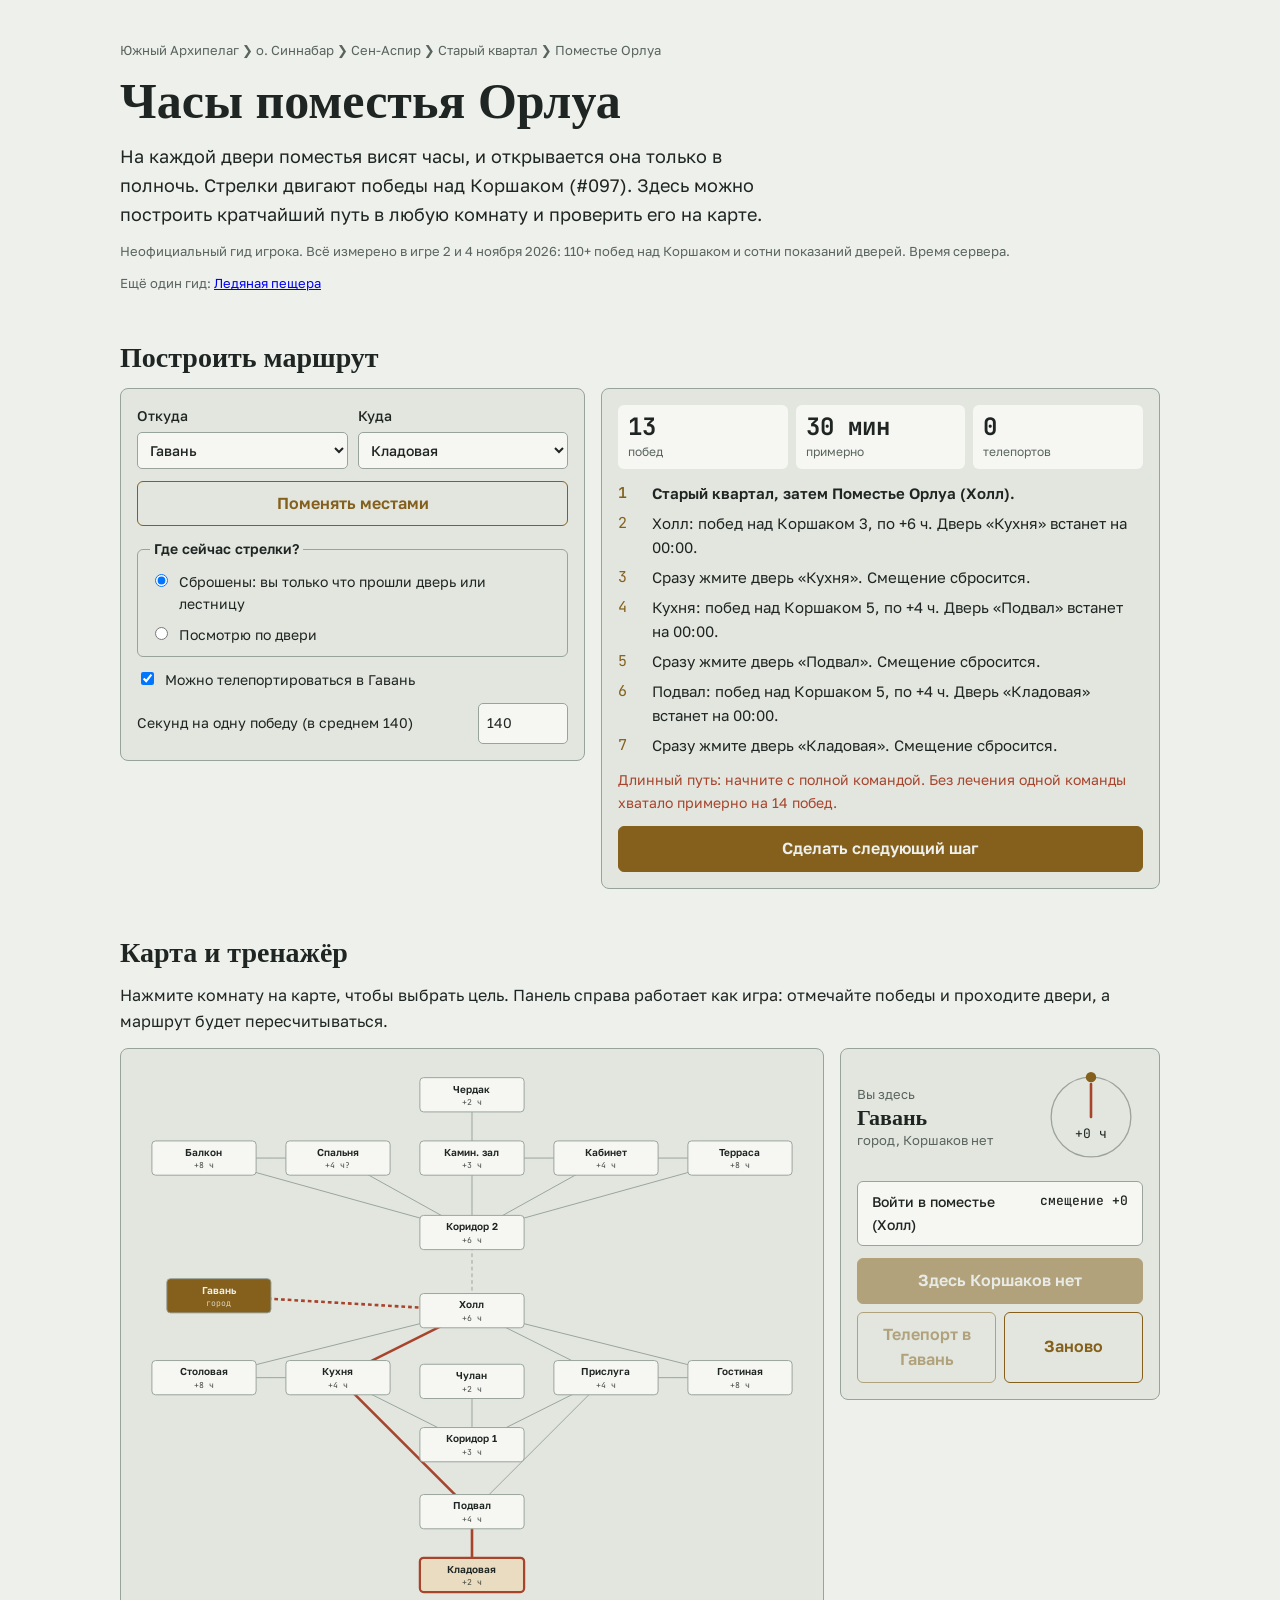
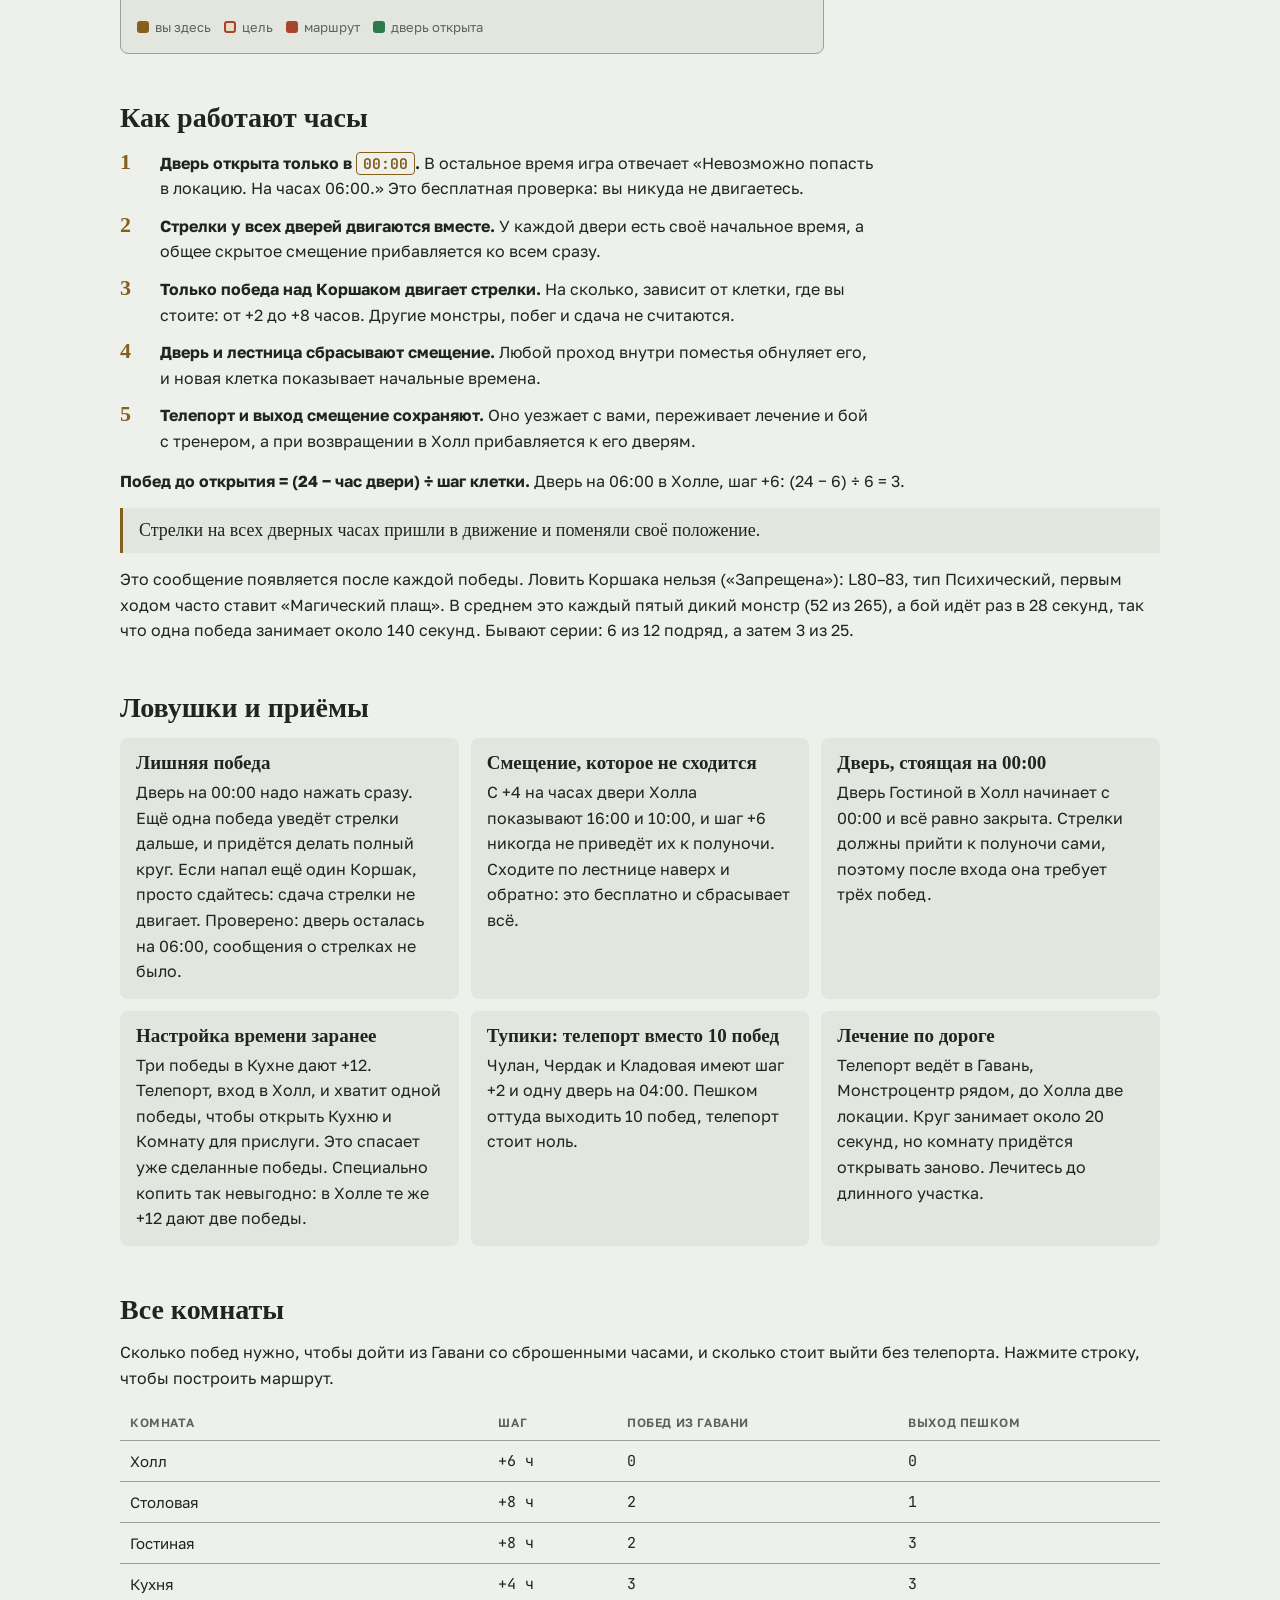
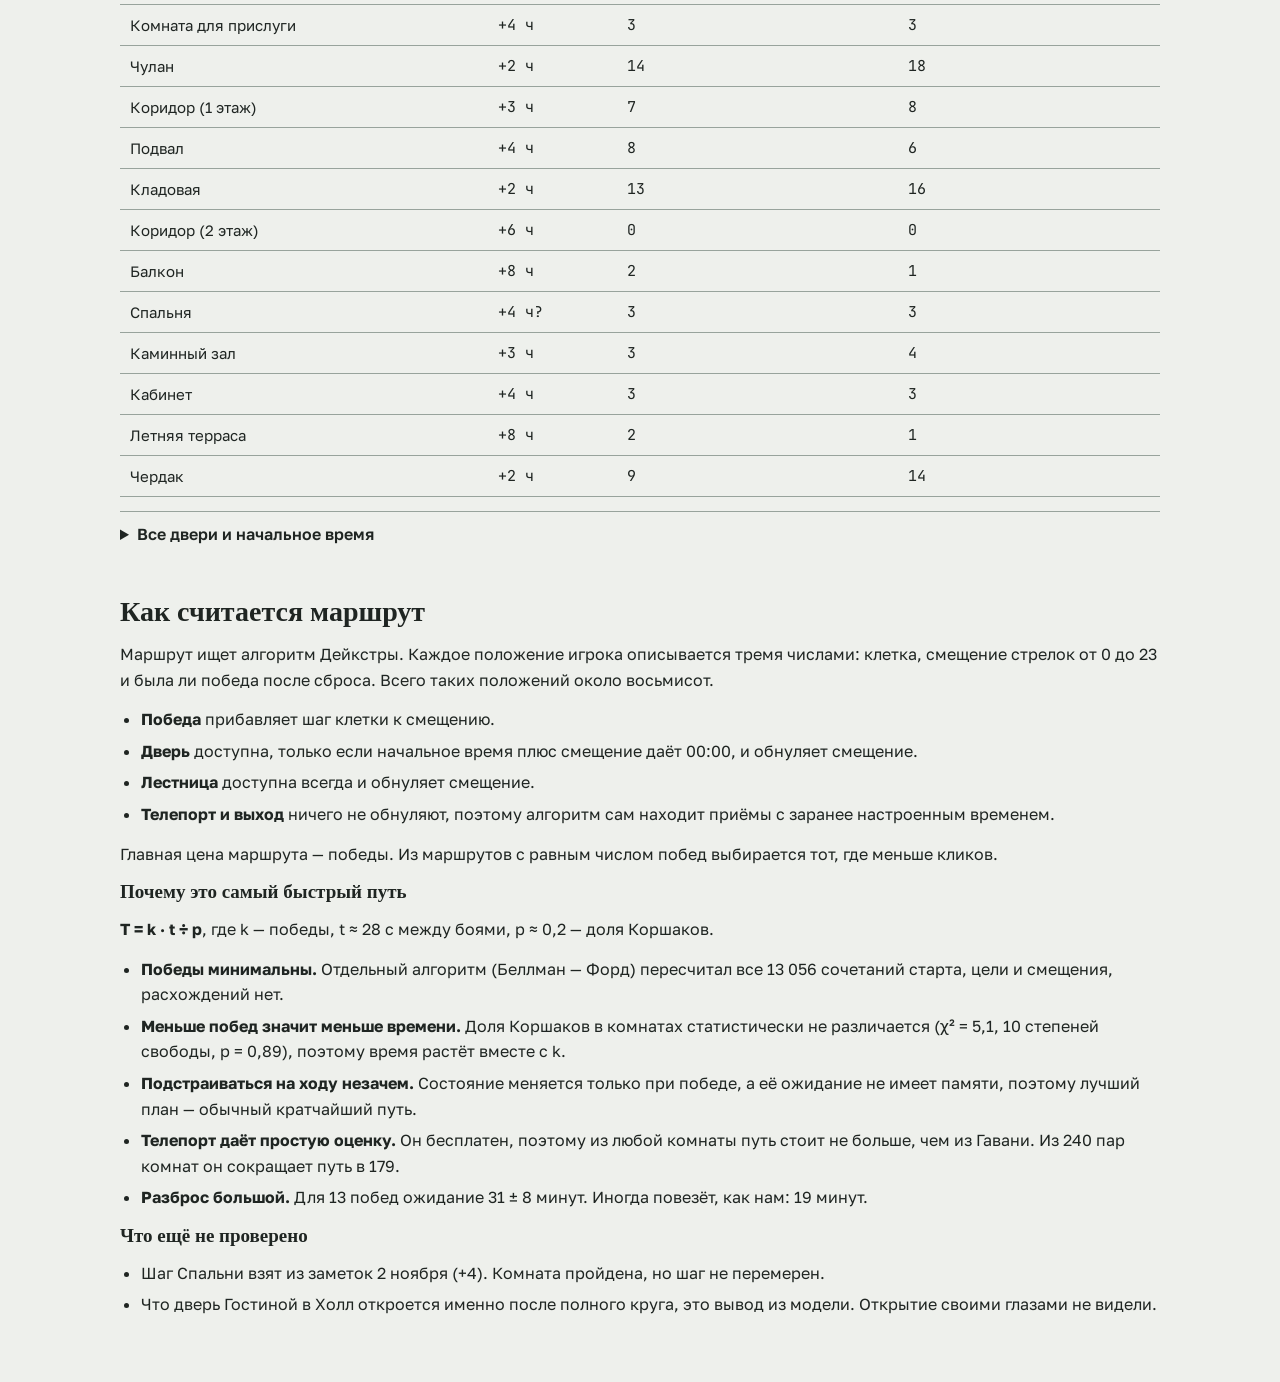
<file: index.html>
<!doctype html>
<html lang="ru">
<head>
<meta charset="utf-8">
<meta name="viewport" content="width=device-width,initial-scale=1">
<title>Часы поместья Орлуа — интерактивный гид</title>
<meta name="description" content="Как работают дверные часы поместья Орлуа в Лиге-17: планировщик кратчайшего пути, карта и тренажёр.">
<link rel="preconnect" href="https://fonts.googleapis.com">
<link rel="preconnect" href="https://fonts.gstatic.com" crossorigin>
<link rel="stylesheet" href="https://fonts.googleapis.com/css2?family=Old+Standard+TT:wght@400;700&family=Golos+Text:wght@400;500;600&family=JetBrains+Mono:wght@500&display=swap">
<link rel="stylesheet" href="style.css">
</head>
<body>
<main>
  <header class="head">
    <div class="crumb">Южный Архипелаг ❯ о. Синнабар ❯ Сен-Аспир ❯ Старый квартал ❯ Поместье Орлуа</div>
    <h1>Часы поместья Орлуа</h1>
    <p class="lede">На каждой двери поместья висят часы, и открывается она только в полночь. Стрелки двигают победы над Коршаком (#097). Здесь можно построить кратчайший путь в любую комнату и проверить его на карте.</p>
    <p class="meta">Неофициальный гид игрока. Всё измерено в игре 2 и 4 ноября 2026: 110+ побед над Коршаком и сотни показаний дверей. Время сервера.</p>
    <p class="meta">Ещё один гид: <a href="ice-cave.html">Ледяная пещера</a></p>
  </header>

  <section id="plan">
    <h2>Построить маршрут</h2>
    <div class="planner">
      <form id="form" class="panel" autocomplete="off">
        <div class="row two">
          <label>Откуда<select id="from"></select></label>
          <label>Куда<select id="to"></select></label>
        </div>
        <button type="button" id="swap" class="ghost">Поменять местами</button>

        <fieldset>
          <legend>Где сейчас стрелки?</legend>
          <label class="check"><input type="radio" name="clock" value="zero" checked> Сброшены: вы только что прошли дверь или лестницу</label>
          <label class="check"><input type="radio" name="clock" value="door"> Посмотрю по двери</label>
          <div id="helper" class="helper" hidden>
            <p>Нажмите в игре любую закрытую дверь. Игра ответит «На часах 16:00» и никуда вас не переместит. Укажите эту дверь и время:</p>
            <div class="row two">
              <label>Дверь<select id="hDoor"></select></label>
              <label>На часах<select id="hHour"></select></label>
            </div>
            <p id="hOut" class="note"></p>
          </div>
        </fieldset>

        <label class="check"><input type="checkbox" id="tp" checked> Можно телепортироваться в Гавань</label>
        <label class="inline">Секунд на одну победу (в среднем 140)
          <input type="number" id="sec" min="10" max="600" step="5" value="140"></label>
      </form>

      <div class="panel result" aria-live="polite">
        <div class="totals">
          <div><b id="tKills">0</b><span>побед</span></div>
          <div><b id="tTime">0</b><span>примерно</span></div>
          <div><b id="tTp">0</b><span>телепортов</span></div>
        </div>
        <ol id="steps" class="steps"></ol>
        <p id="warn" class="warn" hidden></p>
        <button type="button" id="next" class="primary">Сделать следующий шаг</button>
      </div>
    </div>
  </section>

  <section id="map">
    <h2>Карта и тренажёр</h2>
    <p>Нажмите комнату на карте, чтобы выбрать цель. Панель справа работает как игра: отмечайте победы и проходите двери, а маршрут будет пересчитываться.</p>
    <div class="board">
      <figure class="panel mapbox">
        <div class="scroll"><svg id="svg" viewBox="0 0 900 730" role="img" aria-label="Карта поместья: комнаты, двери и текущий маршрут"></svg></div>
        <figcaption><span class="key k-here"></span> вы здесь <span class="key k-goal"></span> цель <span class="key k-route"></span> маршрут <span class="key k-open"></span> дверь открыта</figcaption>
      </figure>
      <div class="panel sim">
        <div class="here"><div><span class="lab">Вы здесь</span><b id="sName"></b><span id="sStep" class="sub"></span></div><svg id="dial" viewBox="0 0 120 120" role="img" aria-label="Смещение стрелок"></svg></div>
        <ul id="doors" class="doors"></ul>
        <div class="acts">
          <button type="button" id="kill" class="primary">Коршак повержен</button>
          <button type="button" id="tele" class="ghost">Телепорт в Гавань</button>
          <button type="button" id="reset" class="ghost">Заново</button>
        </div>
      </div>
    </div>
  </section>

  <section id="rules">
    <h2>Как работают часы</h2>
    <ol class="rules">
      <li><span><strong>Дверь открыта только в <span class="clock open">00:00</span>.</strong> В остальное время игра отвечает «Невозможно попасть в локацию. На часах 06:00.» Это бесплатная проверка: вы никуда не двигаетесь.</span></li>
      <li><span><strong>Стрелки у всех дверей двигаются вместе.</strong> У каждой двери есть своё начальное время, а общее скрытое смещение прибавляется ко всем сразу.</span></li>
      <li><span><strong>Только победа над Коршаком двигает стрелки.</strong> На сколько, зависит от клетки, где вы стоите: от +2 до +8 часов. Другие монстры, побег и сдача не считаются.</span></li>
      <li><span><strong>Дверь и лестница сбрасывают смещение.</strong> Любой проход внутри поместья обнуляет его, и новая клетка показывает начальные времена.</span></li>
      <li><span><strong>Телепорт и выход смещение сохраняют.</strong> Оно уезжает с вами, переживает лечение и бой с тренером, а при возвращении в Холл прибавляется к его дверям.</span></li>
    </ol>
    <p class="formula"><b>Побед до открытия = (24 − час двери) ÷ шаг клетки.</b> Дверь на 06:00 в Холле, шаг +6: (24 − 6) ÷ 6 = 3.</p>
    <blockquote>Стрелки на всех дверных часах пришли в движение и поменяли своё положение.</blockquote>
    <p>Это сообщение появляется после каждой победы. Ловить Коршака нельзя («Запрещена»): L80–83, тип Психический, первым ходом часто ставит «Магический плащ». В среднем это каждый пятый дикий монстр (52 из 265), а бой идёт раз в 28 секунд, так что одна победа занимает около 140 секунд. Бывают серии: 6 из 12 подряд, а затем 3 из 25.</p>
  </section>

  <section id="traps">
    <h2>Ловушки и приёмы</h2>
    <div class="cards">
      <article><h3>Лишняя победа</h3><p>Дверь на 00:00 надо нажать сразу. Ещё одна победа уведёт стрелки дальше, и придётся делать полный круг. Если напал ещё один Коршак, просто сдайтесь: сдача стрелки не двигает. Проверено: дверь осталась на 06:00, сообщения о стрелках не было.</p></article>
      <article><h3>Смещение, которое не сходится</h3><p>С +4 на часах двери Холла показывают 16:00 и 10:00, и шаг +6 никогда не приведёт их к полуночи. Сходите по лестнице наверх и обратно: это бесплатно и сбрасывает всё.</p></article>
      <article><h3>Дверь, стоящая на 00:00</h3><p>Дверь Гостиной в Холл начинает с 00:00 и всё равно закрыта. Стрелки должны прийти к полуночи сами, поэтому после входа она требует трёх побед.</p></article>
      <article><h3>Настройка времени заранее</h3><p>Три победы в Кухне дают +12. Телепорт, вход в Холл, и хватит одной победы, чтобы открыть Кухню и Комнату для прислуги. Это спасает уже сделанные победы. Специально копить так невыгодно: в Холле те же +12 дают две победы.</p></article>
      <article><h3>Тупики: телепорт вместо 10 побед</h3><p>Чулан, Чердак и Кладовая имеют шаг +2 и одну дверь на 04:00. Пешком оттуда выходить 10 побед, телепорт стоит ноль.</p></article>
      <article><h3>Лечение по дороге</h3><p>Телепорт ведёт в Гавань, Монстроцентр рядом, до Холла две локации. Круг занимает около 20 секунд, но комнату придётся открывать заново. Лечитесь до длинного участка.</p></article>
    </div>
  </section>

  <section id="tables">
    <h2>Все комнаты</h2>
    <p>Сколько побед нужно, чтобы дойти из Гавани со сброшенными часами, и сколько стоит выйти без телепорта. Нажмите строку, чтобы построить маршрут.</p>
    <div class="tablewrap"><table id="tRooms"><thead><tr><th>Комната</th><th>Шаг</th><th>Побед из Гавани</th><th>Выход пешком</th></tr></thead><tbody></tbody></table></div>
    <details><summary>Все двери и начальное время</summary><div class="tablewrap"><table id="tDoors"><thead><tr><th>Откуда</th><th>Двери</th></tr></thead><tbody></tbody></table></div></details>
  </section>

  <section id="algo">
    <h2>Как считается маршрут</h2>
    <p>Маршрут ищет алгоритм Дейкстры. Каждое положение игрока описывается тремя числами: клетка, смещение стрелок от 0 до 23 и была ли победа после сброса. Всего таких положений около восьмисот.</p>
    <ul>
      <li><b>Победа</b> прибавляет шаг клетки к смещению.</li>
      <li><b>Дверь</b> доступна, только если начальное время плюс смещение даёт 00:00, и обнуляет смещение.</li>
      <li><b>Лестница</b> доступна всегда и обнуляет смещение.</li>
      <li><b>Телепорт и выход</b> ничего не обнуляют, поэтому алгоритм сам находит приёмы с заранее настроенным временем.</li>
    </ul>
    <p>Главная цена маршрута — победы. Из маршрутов с равным числом побед выбирается тот, где меньше кликов.</p>
    <h3>Почему это самый быстрый путь</h3>
    <p class="formula"><b>T = k · t ÷ p</b>, где k — победы, t ≈ 28 с между боями, p ≈ 0,2 — доля Коршаков.</p>
    <ul>
      <li><b>Победы минимальны.</b> Отдельный алгоритм (Беллман — Форд) пересчитал все 13 056 сочетаний старта, цели и смещения, расхождений нет.</li>
      <li><b>Меньше побед значит меньше времени.</b> Доля Коршаков в комнатах статистически не различается (χ² = 5,1, 10 степеней свободы, p = 0,89), поэтому время растёт вместе с k.</li>
      <li><b>Подстраиваться на ходу незачем.</b> Состояние меняется только при победе, а её ожидание не имеет памяти, поэтому лучший план — обычный кратчайший путь.</li>
      <li><b>Телепорт даёт простую оценку.</b> Он бесплатен, поэтому из любой комнаты путь стоит не больше, чем из Гавани. Из 240 пар комнат он сокращает путь в 179.</li>
      <li><b>Разброс большой.</b> Для 13 побед ожидание 31 ± 8 минут. Иногда повезёт, как нам: 19 минут.</li>
    </ul>
    <h3>Что ещё не проверено</h3>
    <ul>
      <li>Шаг Спальни взят из заметок 2 ноября (+4). Комната пройдена, но шаг не перемерен.</li>
      <li>Что дверь Гостиной в Холл откроется именно после полного круга, это вывод из модели. Открытие своими глазами не видели.</li>
    </ul>
  </section>
</main>
<script src="solver.js"></script>
<script src="app.js"></script>
</body>
</html>
</file>
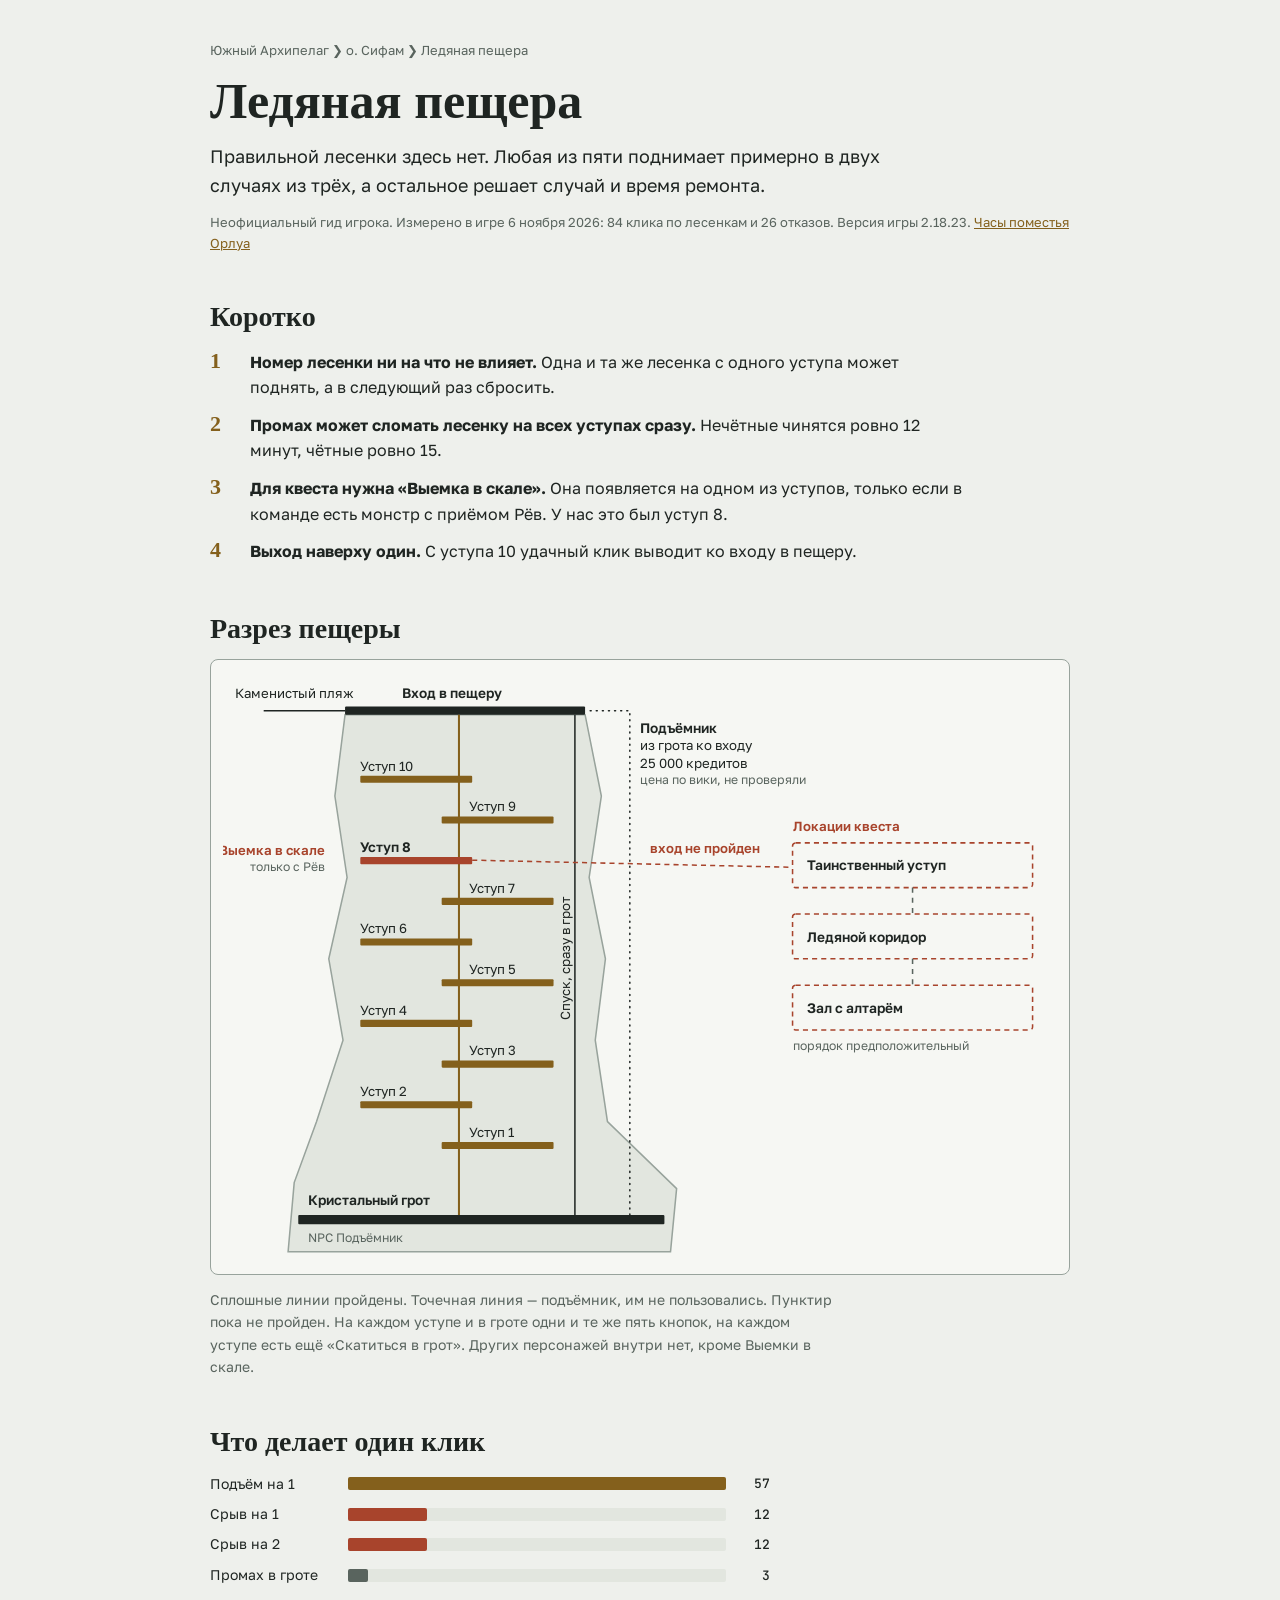
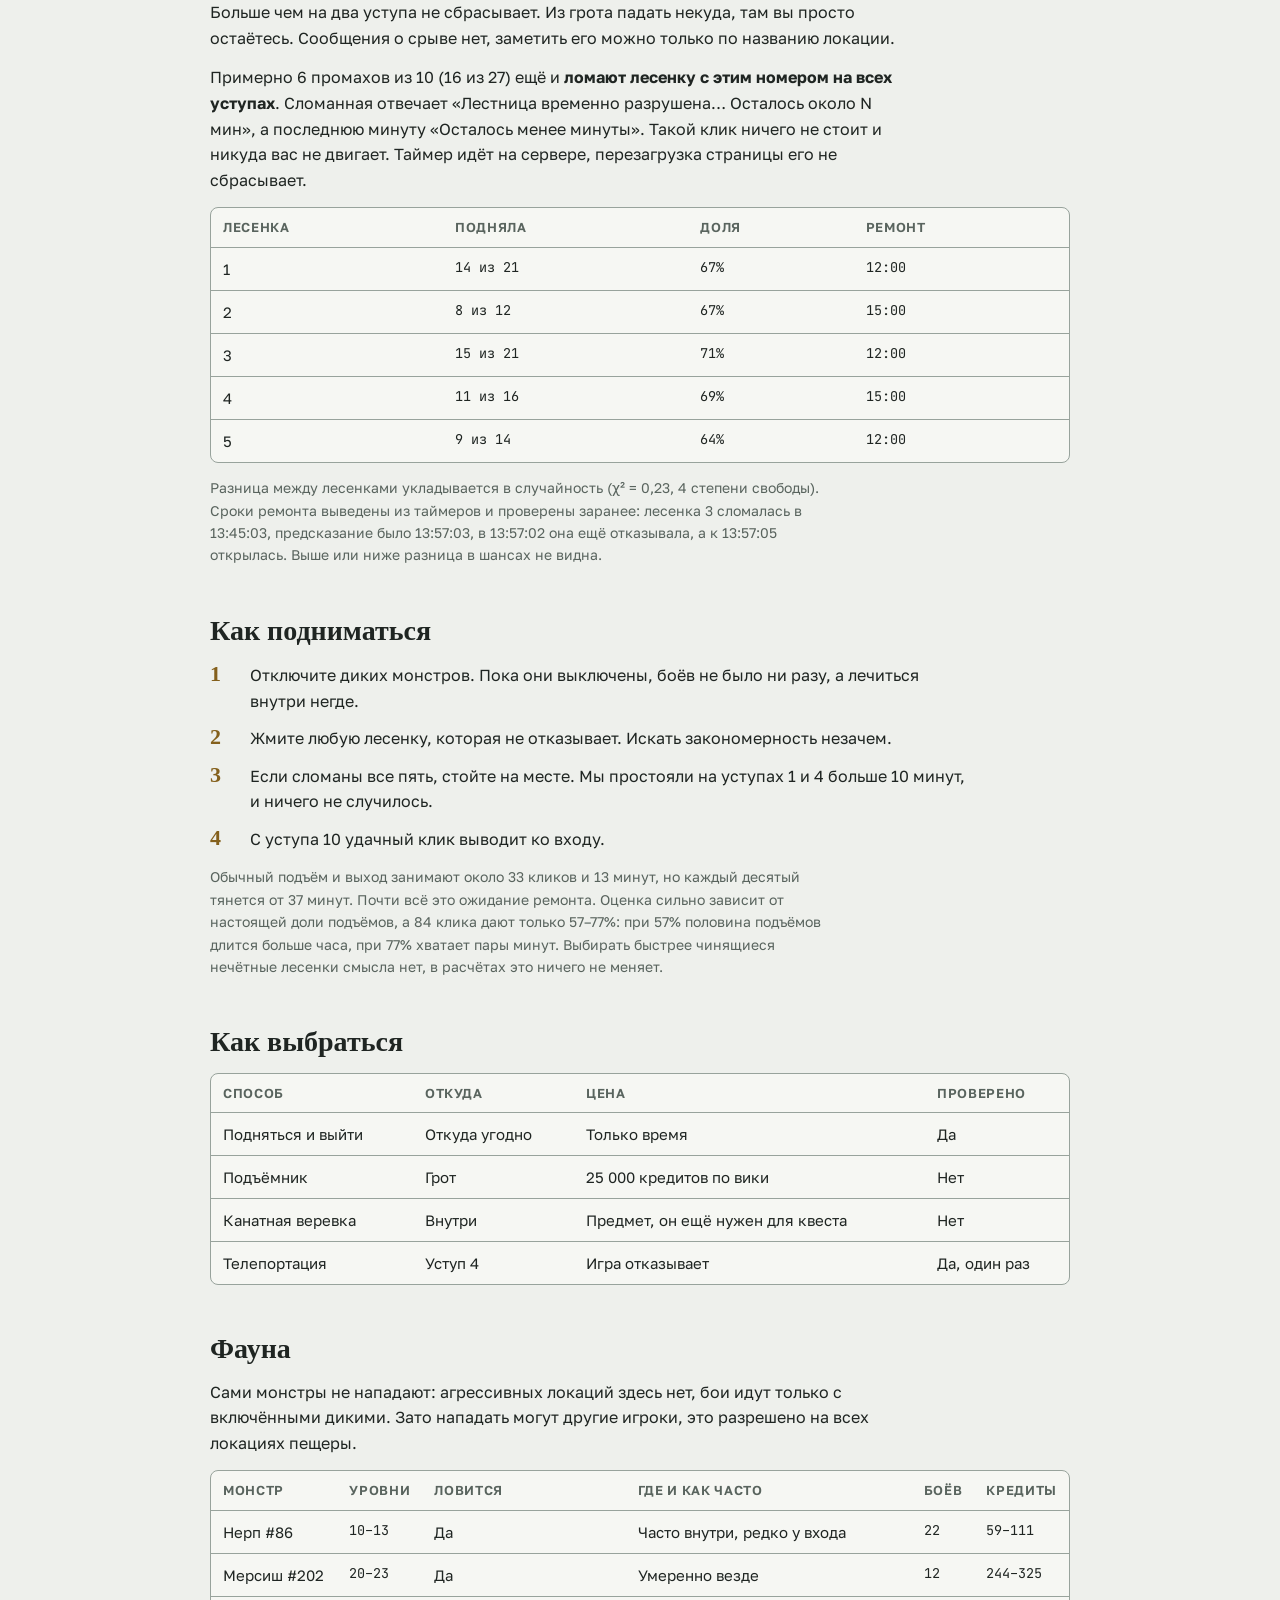
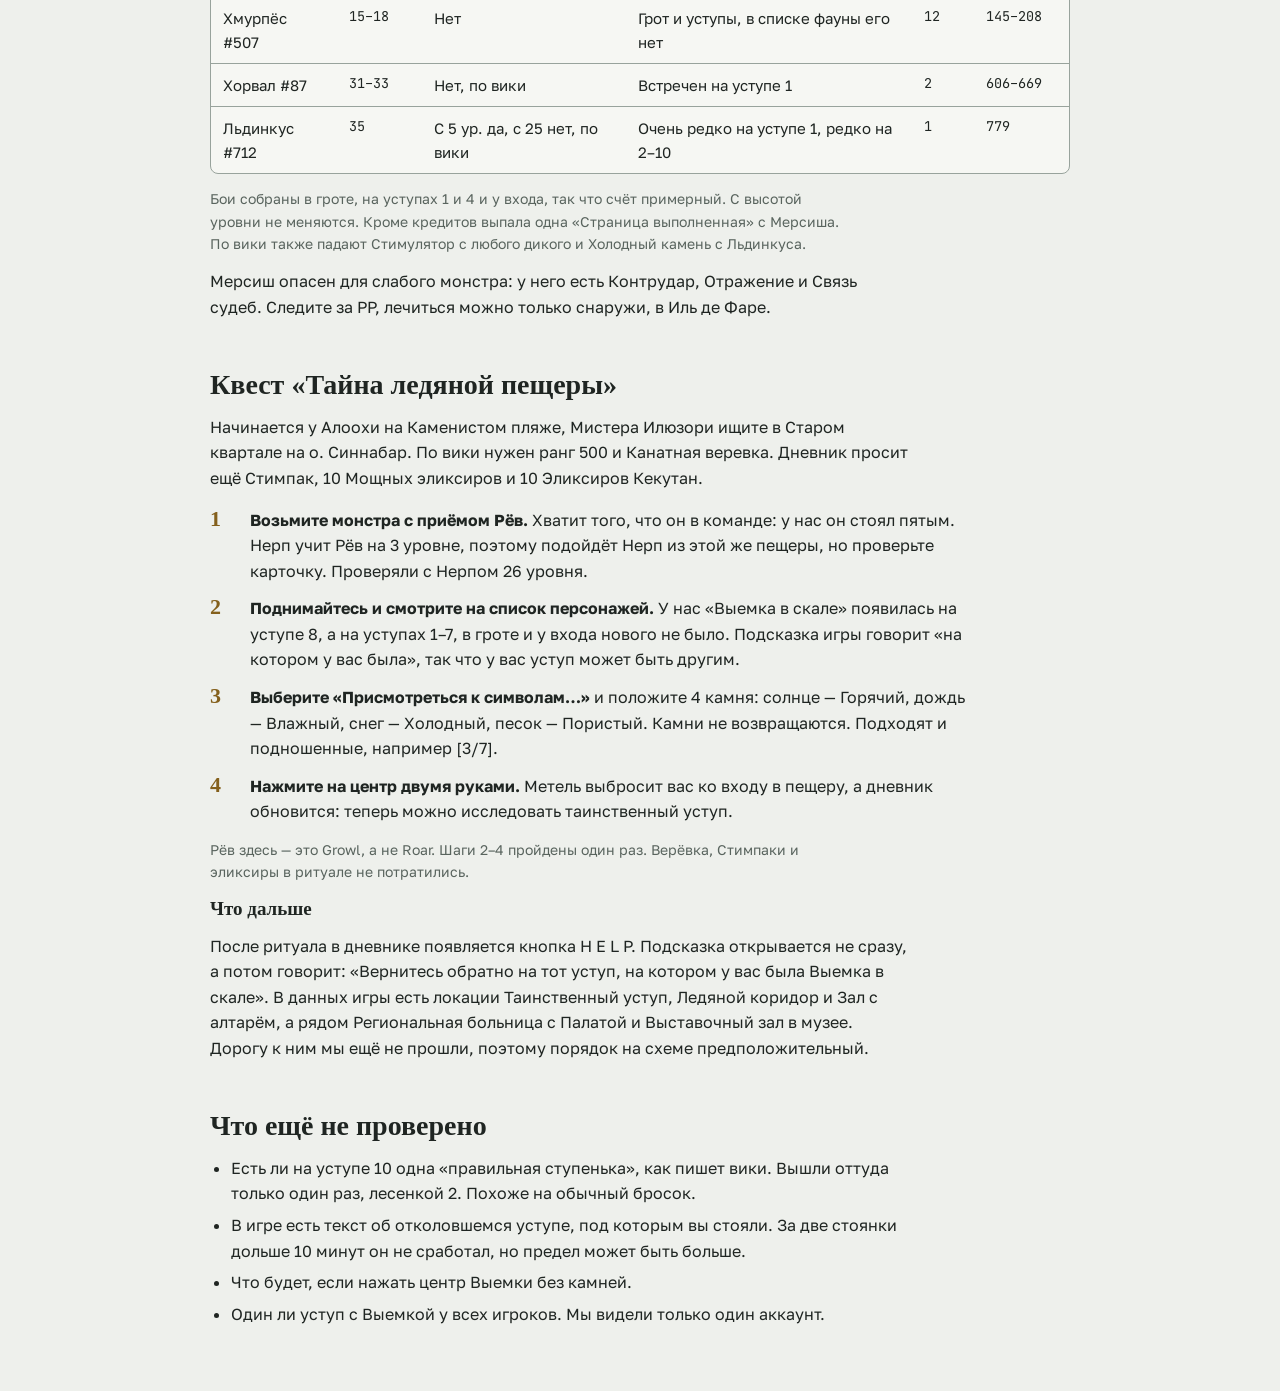
<file: ice-cave.html>
<!doctype html>
<html lang="ru">
<head>
<meta charset="utf-8">
<meta name="viewport" content="width=device-width,initial-scale=1">
<title>Ледяная пещера — гид по уступам</title>
<meta name="description" content="Как устроена Ледяная пещера в Лиге-17: карта уступов, правила лесенок, сроки ремонта, фауна и квест «Тайна ледяной пещеры».">
<link rel="preconnect" href="https://fonts.googleapis.com">
<link rel="preconnect" href="https://fonts.gstatic.com" crossorigin>
<link rel="stylesheet" href="https://fonts.googleapis.com/css2?family=Old+Standard+TT:wght@400;700&family=Golos+Text:wght@400;500;600&family=JetBrains+Mono:wght@500&display=swap">
<link rel="stylesheet" href="style.css">
<link rel="stylesheet" href="ice-cave.css">
</head>
<body>
<main class="ic-wrap">
  <header class="head">
    <div class="crumb">Южный Архипелаг ❯ о. Сифам ❯ Ледяная пещера</div>
    <h1>Ледяная пещера</h1>
    <p class="lede">Правильной лесенки здесь нет. Любая из пяти поднимает примерно в двух случаях из трёх, а остальное решает случай и время ремонта.</p>
    <p class="meta">Неофициальный гид игрока. Измерено в игре 6 ноября 2026: 84 клика по лесенкам и 26 отказов. Версия игры 2.18.23. <a href="index.html">Часы поместья Орлуа</a></p>
  </header>

  <section>
    <h2>Коротко</h2>
    <ol class="ic-list">
      <li><span><b>Номер лесенки ни на что не влияет.</b> Одна и та же лесенка с одного уступа может поднять, а в следующий раз сбросить.</span></li>
      <li><span><b>Промах может сломать лесенку на всех уступах сразу.</b> Нечётные чинятся ровно 12 минут, чётные ровно 15.</span></li>
      <li><span><b>Для квеста нужна «Выемка в скале».</b> Она появляется на одном из уступов, только если в команде есть монстр с приёмом Рёв. У нас это был уступ 8.</span></li>
      <li><span><b>Выход наверху один.</b> С уступа 10 удачный клик выводит ко входу в пещеру.</span></li>
    </ol>
  </section>

  <section>
    <h2>Разрез пещеры</h2>
    <div class="ic-fig">
    <svg viewBox="0 58 820 580" role="img" aria-label="Пещера сбоку: вход наверху, десять уступов, Кристальный грот внизу, квестовые локации справа.">
      <path class="ic-rock" d="M120,100 L110,180 L122,260 L104,340 L118,420 L92,500 L70,560 L64,628 L440,628 L446,566 L378,500 L366,420 L376,340 L360,260 L372,180 L356,100 Z"/>
      <rect class="ic-floor" x="120" y="92" width="236" height="8" rx="1"/>
      <text class="ic-b" x="176" y="84">Вход в пещеру</text>
      <path class="ic-solid" d="M120,96 L40,96"/><text class="ic-t" x="12" y="84">Каменистый пляж</text>
      <path class="ic-climb" d="M232,592 L232,100"/>
      <g>
        <rect class="ic-ledge" x="135" y="160" width="110" height="7" rx="1"/><text class="ic-t" x="135" y="155">Уступ 10</text>
        <rect class="ic-ledge" x="215" y="200" width="110" height="7" rx="1"/><text class="ic-t" x="242" y="195">Уступ 9</text>
        <rect class="ic-goal" x="135" y="240" width="110" height="7" rx="1"/><text class="ic-b" x="135" y="235">Уступ 8</text>
        <rect class="ic-ledge" x="215" y="280" width="110" height="7" rx="1"/><text class="ic-t" x="242" y="275">Уступ 7</text>
        <rect class="ic-ledge" x="135" y="320" width="110" height="7" rx="1"/><text class="ic-t" x="135" y="315">Уступ 6</text>
        <rect class="ic-ledge" x="215" y="360" width="110" height="7" rx="1"/><text class="ic-t" x="242" y="355">Уступ 5</text>
        <rect class="ic-ledge" x="135" y="400" width="110" height="7" rx="1"/><text class="ic-t" x="135" y="395">Уступ 4</text>
        <rect class="ic-ledge" x="215" y="440" width="110" height="7" rx="1"/><text class="ic-t" x="242" y="435">Уступ 3</text>
        <rect class="ic-ledge" x="135" y="480" width="110" height="7" rx="1"/><text class="ic-t" x="135" y="475">Уступ 2</text>
        <rect class="ic-ledge" x="215" y="520" width="110" height="7" rx="1"/><text class="ic-t" x="242" y="515">Уступ 1</text>
      </g>
      <text class="ic-w" x="100" y="238" text-anchor="end">Выемка в скале</text>
      <text class="ic-s" x="100" y="254" text-anchor="end">только с Рёв</text>
      <rect class="ic-floor" x="74" y="592" width="360" height="9" rx="1"/>
      <text class="ic-b" x="84" y="582">Кристальный грот</text>
      <text class="ic-s" x="84" y="618">NPC Подъёмник</text>
      <path class="ic-solid" d="M346,100 L346,592"/>
      <text class="ic-t" x="341" y="340" text-anchor="middle" transform="rotate(-90 341 340)">Спуск, сразу в грот</text>
      <path class="ic-dot" d="M400,592 L400,96 L356,96"/>
      <text class="ic-b" x="410" y="118">Подъёмник</text>
      <text class="ic-t" x="410" y="135">из грота ко входу</text>
      <text class="ic-t" x="410" y="152">25 000 кредитов</text>
      <text class="ic-s" x="410" y="168">цена по вики, не проверяли</text>
      <path class="ic-unk" d="M245,243 L560,250"/>
      <text class="ic-w" x="420" y="236">вход не пройден</text>
      <text class="ic-w" x="560" y="214">Локации квеста</text>
      <rect class="ic-box" x="560" y="226" width="236" height="44" rx="3"/><text class="ic-b" x="574" y="253">Таинственный уступ</text>
      <rect class="ic-box" x="560" y="296" width="236" height="44" rx="3"/><text class="ic-b" x="574" y="323">Ледяной коридор</text>
      <rect class="ic-box" x="560" y="366" width="236" height="44" rx="3"/><text class="ic-b" x="574" y="393">Зал с алтарём</text>
      <path class="ic-dash" d="M678,270 L678,296"/><path class="ic-dash" d="M678,340 L678,366"/>
      <text class="ic-s" x="560" y="430">порядок предположительный</text>
    </svg>
    </div>
    <p class="ic-note">Сплошные линии пройдены. Точечная линия — подъёмник, им не пользовались. Пунктир пока не пройден. На каждом уступе и в гроте одни и те же пять кнопок, на каждом уступе есть ещё «Скатиться в грот». Других персонажей внутри нет, кроме Выемки в скале.</p>
  </section>

  <section>
    <h2>Что делает один клик</h2>
    <div class="ic-bars" aria-label="Итоги 84 кликов">
      <div class="ic-bar up"><span>Подъём на 1</span><span class="ic-track"><i style="width:100%"></i></span><b>57</b></div>
      <div class="ic-bar"><span>Срыв на 1</span><span class="ic-track"><i style="width:21%"></i></span><b>12</b></div>
      <div class="ic-bar"><span>Срыв на 2</span><span class="ic-track"><i style="width:21%"></i></span><b>12</b></div>
      <div class="ic-bar stay"><span>Промах в гроте</span><span class="ic-track"><i style="width:5.3%"></i></span><b>3</b></div>
    </div>
    <p class="ic-text">Больше чем на два уступа не сбрасывает. Из грота падать некуда, там вы просто остаётесь. Сообщения о срыве нет, заметить его можно только по названию локации.</p>
    <p class="ic-text">Примерно 6 промахов из 10 (16 из 27) ещё и <b>ломают лесенку с этим номером на всех уступах</b>. Сломанная отвечает «Лестница временно разрушена… Осталось около N мин», а последнюю минуту «Осталось менее минуты». Такой клик ничего не стоит и никуда вас не двигает. Таймер идёт на сервере, перезагрузка страницы его не сбрасывает.</p>
    <div class="ic-tbl"><table>
      <thead><tr><th>Лесенка</th><th>Подняла</th><th>Доля</th><th>Ремонт</th></tr></thead>
      <tbody>
        <tr><td>1</td><td class="num">14 из 21</td><td class="num">67%</td><td class="num">12:00</td></tr>
        <tr><td>2</td><td class="num">8 из 12</td><td class="num">67%</td><td class="num">15:00</td></tr>
        <tr><td>3</td><td class="num">15 из 21</td><td class="num">71%</td><td class="num">12:00</td></tr>
        <tr><td>4</td><td class="num">11 из 16</td><td class="num">69%</td><td class="num">15:00</td></tr>
        <tr><td>5</td><td class="num">9 из 14</td><td class="num">64%</td><td class="num">12:00</td></tr>
      </tbody>
    </table></div>
    <p class="ic-note">Разница между лесенками укладывается в случайность (χ² = 0,23, 4 степени свободы). Сроки ремонта выведены из таймеров и проверены заранее: лесенка 3 сломалась в 13:45:03, предсказание было 13:57:03, в 13:57:02 она ещё отказывала, а к 13:57:05 открылась. Выше или ниже разница в шансах не видна.</p>
  </section>

  <section>
    <h2>Как подниматься</h2>
    <ol class="ic-list">
      <li><span>Отключите диких монстров. Пока они выключены, боёв не было ни разу, а лечиться внутри негде.</span></li>
      <li><span>Жмите любую лесенку, которая не отказывает. Искать закономерность незачем.</span></li>
      <li><span>Если сломаны все пять, стойте на месте. Мы простояли на уступах 1 и 4 больше 10 минут, и ничего не случилось.</span></li>
      <li><span>С уступа 10 удачный клик выводит ко входу.</span></li>
    </ol>
    <p class="ic-note">Обычный подъём и выход занимают около 33 кликов и 13 минут, но каждый десятый тянется от 37 минут. Почти всё это ожидание ремонта. Оценка сильно зависит от настоящей доли подъёмов, а 84 клика дают только 57–77%: при 57% половина подъёмов длится больше часа, при 77% хватает пары минут. Выбирать быстрее чинящиеся нечётные лесенки смысла нет, в расчётах это ничего не меняет.</p>
  </section>

  <section>
    <h2>Как выбраться</h2>
    <div class="ic-tbl"><table>
      <thead><tr><th>Способ</th><th>Откуда</th><th>Цена</th><th>Проверено</th></tr></thead>
      <tbody>
        <tr><td>Подняться и выйти</td><td>Откуда угодно</td><td>Только время</td><td>Да</td></tr>
        <tr><td>Подъёмник</td><td>Грот</td><td>25 000 кредитов по вики</td><td>Нет</td></tr>
        <tr><td>Канатная веревка</td><td>Внутри</td><td>Предмет, он ещё нужен для квеста</td><td>Нет</td></tr>
        <tr><td>Телепортация</td><td>Уступ 4</td><td>Игра отказывает</td><td>Да, один раз</td></tr>
      </tbody>
    </table></div>
  </section>

  <section>
    <h2>Фауна</h2>
    <p class="ic-text">Сами монстры не нападают: агрессивных локаций здесь нет, бои идут только с включёнными дикими. Зато нападать могут другие игроки, это разрешено на всех локациях пещеры.</p>
    <div class="ic-tbl"><table>
      <thead><tr><th>Монстр</th><th>Уровни</th><th>Ловится</th><th>Где и как часто</th><th>Боёв</th><th>Кредиты</th></tr></thead>
      <tbody>
        <tr><td>Нерп #86</td><td class="num">10–13</td><td>Да</td><td>Часто внутри, редко у входа</td><td class="num">22</td><td class="num">59–111</td></tr>
        <tr><td>Мерсиш #202</td><td class="num">20–23</td><td>Да</td><td>Умеренно везде</td><td class="num">12</td><td class="num">244–325</td></tr>
        <tr><td>Хмурпёс #507</td><td class="num">15–18</td><td>Нет</td><td>Грот и уступы, в списке фауны его нет</td><td class="num">12</td><td class="num">145–208</td></tr>
        <tr><td>Хорвал #87</td><td class="num">31–33</td><td>Нет, по вики</td><td>Встречен на уступе 1</td><td class="num">2</td><td class="num">606–669</td></tr>
        <tr><td>Льдинкус #712</td><td class="num">35</td><td>С 5 ур. да, с 25 нет, по вики</td><td>Очень редко на уступе 1, редко на 2–10</td><td class="num">1</td><td class="num">779</td></tr>
      </tbody>
    </table></div>
    <p class="ic-note">Бои собраны в гроте, на уступах 1 и 4 и у входа, так что счёт примерный. С высотой уровни не меняются. Кроме кредитов выпала одна «Страница выполненная» с Мерсиша. По вики также падают Стимулятор с любого дикого и Холодный камень с Льдинкуса.</p>
    <p class="ic-text">Мерсиш опасен для слабого монстра: у него есть Контрудар, Отражение и Связь судеб. Следите за PP, лечиться можно только снаружи, в Иль де Фаре.</p>
  </section>

  <section>
    <h2>Квест «Тайна ледяной пещеры»</h2>
    <p class="ic-text">Начинается у Алоохи на Каменистом пляже, Мистера Илюзори ищите в Старом квартале на о. Синнабар. По вики нужен ранг 500 и Канатная веревка. Дневник просит ещё Стимпак, 10 Мощных эликсиров и 10 Эликсиров Кекутан.</p>
    <ol class="ic-list">
      <li><span><b>Возьмите монстра с приёмом Рёв.</b> Хватит того, что он в команде: у нас он стоял пятым. Нерп учит Рёв на 3 уровне, поэтому подойдёт Нерп из этой же пещеры, но проверьте карточку. Проверяли с Нерпом 26 уровня.</span></li>
      <li><span><b>Поднимайтесь и смотрите на список персонажей.</b> У нас «Выемка в скале» появилась на уступе 8, а на уступах 1–7, в гроте и у входа нового не было. Подсказка игры говорит «на котором у вас была», так что у вас уступ может быть другим.</span></li>
      <li><span><b>Выберите «Присмотреться к символам…»</b> и положите 4 камня: солнце — Горячий, дождь — Влажный, снег — Холодный, песок — Пористый. Камни не возвращаются. Подходят и подношенные, например [3/7].</span></li>
      <li><span><b>Нажмите на центр двумя руками.</b> Метель выбросит вас ко входу в пещеру, а дневник обновится: теперь можно исследовать таинственный уступ.</span></li>
    </ol>
    <p class="ic-note">Рёв здесь — это Growl, а не Roar. Шаги 2–4 пройдены один раз. Верёвка, Стимпаки и эликсиры в ритуале не потратились.</p>
    <h3>Что дальше</h3>
    <p class="ic-text">После ритуала в дневнике появляется кнопка H E L P. Подсказка открывается не сразу, а потом говорит: «Вернитесь обратно на тот уступ, на котором у вас была Выемка в скале». В данных игры есть локации Таинственный уступ, Ледяной коридор и Зал с алтарём, а рядом Региональная больница с Палатой и Выставочный зал в музее. Дорогу к ним мы ещё не прошли, поэтому порядок на схеме предположительный.</p>
  </section>

  <section>
    <h2>Что ещё не проверено</h2>
    <ul class="ic-text">
      <li>Есть ли на уступе 10 одна «правильная ступенька», как пишет вики. Вышли оттуда только один раз, лесенкой 2. Похоже на обычный бросок.</li>
      <li>В игре есть текст об отколовшемся уступе, под которым вы стояли. За две стоянки дольше 10 минут он не сработал, но предел может быть больше.</li>
      <li>Что будет, если нажать центр Выемки без камней.</li>
      <li>Один ли уступ с Выемкой у всех игроков. Мы видели только один аккаунт.</li>
    </ul>
  </section>
</main>
</body>
</html>
</file>
<file: style.css>
:root{--bg:#eef0ec;--panel:#e2e6df;--card:#f6f7f3;--fg:#1f2522;--muted:#59645e;--line:#98a39c;--brass:#84601c;--brass-fill:#e9dcc0;--trap:#a8442c;--open:#2c7a4b;--display:"Old Standard TT","Times New Roman",Georgia,serif;--body:"Golos Text","Segoe UI",system-ui,sans-serif;--mono:"JetBrains Mono",ui-monospace,Menlo,monospace;color-scheme:light}
@media (prefers-color-scheme:dark){:root{--bg:#141917;--panel:#1c2320;--card:#222a26;--fg:#e3e6e1;--muted:#9ba69f;--line:#4d5953;--brass:#d4a75b;--brass-fill:#3a2f1b;--trap:#e27f63;--open:#6cc592;color-scheme:dark}}
*{box-sizing:border-box}
body{margin:0;background:var(--bg);color:var(--fg);font:400 16px/1.6 var(--body);padding:40px 16px 64px}
main{max-width:1040px;margin:0 auto;display:grid;gap:48px}
section{display:grid;gap:14px;min-width:0}
h1,h2,h3{font-family:var(--display);font-weight:700;line-height:1.15;margin:0;text-wrap:balance}
h1{font-size:clamp(34px,6vw,50px)}h2{font-size:28px}h3{font-size:19px}
p,ul,ol{margin:0}
ul{padding-left:1.3em;display:grid;gap:6px}
.head{display:grid;gap:12px}
.crumb,.meta{font-size:13px;color:var(--muted)}
.lede{font-size:18px;max-width:62ch}
.panel{background:var(--panel);border:1px solid var(--line);border-radius:8px;padding:16px;min-width:0}
.planner{display:grid;grid-template-columns:minmax(0,5fr) minmax(0,6fr);gap:16px;align-items:start}
.board{display:grid;grid-template-columns:minmax(0,1fr) 320px;gap:16px;align-items:start}
@media (max-width:860px){.planner,.board{grid-template-columns:minmax(0,1fr)}}
form{display:grid;gap:12px}
.row.two{display:grid;grid-template-columns:1fr 1fr;gap:10px}
label{display:grid;gap:4px;font-size:14px;font-weight:500}
select,input[type=number]{font:inherit;padding:8px;border:1px solid var(--line);border-radius:5px;background:var(--card);color:var(--fg);width:100%;min-width:0}
fieldset{border:1px solid var(--line);border-radius:6px;padding:10px 12px;display:grid;gap:8px;margin:0;min-width:0}
legend{font-size:14px;font-weight:600;padding:0 4px}
.check{display:flex;gap:8px;align-items:baseline;font-weight:400}
.inline{grid-template-columns:1fr 90px;align-items:center;font-weight:400}
.helper{display:grid;gap:8px;font-size:14px}.helper[hidden]{display:none}
.note{font-family:var(--mono);font-size:13px;color:var(--brass)}
button{font:inherit;font-weight:600;padding:9px 14px;border-radius:6px;cursor:pointer;border:1px solid var(--brass)}
button:focus-visible,select:focus-visible,input:focus-visible,summary:focus-visible,tr:focus-visible{outline:2px solid var(--brass);outline-offset:2px}
button:disabled{opacity:.5;cursor:default}
.primary{background:var(--brass);color:var(--bg)}
.ghost{background:transparent;color:var(--brass)}
.result{display:grid;gap:12px}
.totals{display:grid;grid-template-columns:repeat(3,1fr);gap:8px}
.totals div{display:grid;background:var(--card);border-radius:6px;padding:8px 10px}
.totals b{font-family:var(--mono);font-size:24px;line-height:1.2}
.totals span{font-size:12px;color:var(--muted)}
.steps{padding:0;list-style:none;display:grid;gap:6px;counter-reset:s}
.steps li{display:grid;grid-template-columns:26px 1fr;gap:8px;font-size:15px;counter-increment:s}
.steps li::before{content:counter(s);font-family:var(--mono);color:var(--brass)}
.steps li:first-child{font-weight:600}
.warn{color:var(--trap);font-size:14px}.warn[hidden]{display:none}
.scroll{overflow-x:auto}
#svg{display:block;width:100%;min-width:600px;height:auto}
figure{margin:0}
figcaption{font-size:13px;color:var(--muted);margin-top:8px}
.key{display:inline-block;width:12px;height:12px;border-radius:3px;margin:0 3px 0 10px;vertical-align:-1px}
.key:first-child{margin-left:0}
.k-here{background:var(--brass)}.k-goal{background:var(--brass-fill);border:2px solid var(--trap)}.k-route{background:var(--trap)}.k-open{background:var(--open)}
.node{cursor:pointer}.node rect{fill:var(--card);stroke:var(--line);stroke-width:1.3}
.node:hover rect,.node:focus-visible rect{stroke:var(--brass);stroke-width:2.4}.node:focus{outline:none}
.node.here rect{fill:var(--brass)}.node.here text{fill:var(--bg)}
.node.goal rect{stroke:var(--trap);stroke-width:3;fill:var(--brass-fill)}
.node text{fill:var(--fg);text-anchor:middle;font-family:var(--body)}
.node .n{font-size:13.5px;font-weight:600}.node .t{font-size:11px;font-family:var(--mono);opacity:.8}
.edge{stroke:var(--line);stroke-width:1.3;fill:none}
.edge.free{stroke-dasharray:5 4}
.edge.route{stroke:var(--trap);stroke-width:3.5}
.edge.open{stroke:var(--open);stroke-width:3}
.badge rect{fill:var(--bg);stroke:var(--line)}.badge text{font:600 11px var(--mono);fill:var(--fg);text-anchor:middle}
.badge.open rect{stroke:var(--open);stroke-width:2}.badge.open text{fill:var(--open)}
.sim{display:grid;gap:12px}
.here{display:grid;grid-template-columns:1fr 104px;gap:8px;align-items:center}
.here>div{display:grid}.lab,.sub{font-size:13px;color:var(--muted)}.here b{font-family:var(--display);font-size:22px;line-height:1.15}
.doors{list-style:none;padding:0;gap:6px}
.doors button{width:100%;display:flex;justify-content:space-between;gap:8px;background:var(--card);color:var(--fg);border-color:var(--line);font-weight:500;font-size:14px;text-align:left}
.doors button.open{border-color:var(--open);color:var(--open);font-weight:600}
.doors .r{font-family:var(--mono);white-space:nowrap;font-size:13px}
.acts{display:grid;gap:8px;grid-template-columns:1fr 1fr}.acts .primary{grid-column:1/-1}
.rules{display:grid;gap:10px;counter-reset:r;list-style:none;padding:0;max-width:76ch}
.rules li{display:grid;grid-template-columns:30px 1fr;gap:10px;align-items:baseline;counter-increment:r}
.rules li::before{content:counter(r);font:700 22px var(--display);color:var(--brass)}
.clock{font-family:var(--mono);font-size:.92em;padding:1px 6px;border:1px solid var(--line);border-radius:4px;white-space:nowrap}
.clock.open{border-color:var(--brass);color:var(--brass)}
blockquote{margin:0;padding:12px 16px;border-left:3px solid var(--brass);background:var(--panel);font:400 18px var(--display)}
.cards{display:grid;grid-template-columns:repeat(auto-fit,minmax(280px,1fr));gap:12px}
.cards article{background:var(--panel);border-radius:8px;padding:14px 16px;display:grid;gap:6px;align-content:start}
.tablewrap{overflow-x:auto}
table{border-collapse:collapse;width:100%;font-size:15px}
th,td{text-align:left;padding:8px 10px;border-bottom:1px solid var(--line);vertical-align:top}
th{font-size:12px;letter-spacing:.05em;text-transform:uppercase;color:var(--muted);font-weight:600}
td.n{font-family:var(--mono);white-space:nowrap}
#tRooms tbody tr{cursor:pointer}#tRooms tbody tr:hover{background:var(--panel)}
details{border-top:1px solid var(--line);padding-top:10px}summary{cursor:pointer;font-weight:600}
</file>
<file: ice-cave.css>
.ic-wrap{max-width:860px}
.ic-list{list-style:none;padding:0;display:grid;gap:10px;counter-reset:r;max-width:76ch}
.ic-list li{display:grid;grid-template-columns:30px 1fr;gap:10px;align-items:baseline;counter-increment:r}
.ic-list li::before{content:counter(r);font:700 22px var(--display);color:var(--brass)}
.ic-text{max-width:70ch}
.ic-fig{background:var(--card);border:1px solid var(--line);border-radius:8px;padding:12px;overflow-x:auto}
.ic-fig svg{display:block;width:100%;min-width:640px;height:auto}
.ic-rock{fill:var(--panel);stroke:var(--line);stroke-width:1.5}
.ic-ledge{fill:var(--brass)}.ic-goal{fill:var(--trap)}.ic-floor{fill:var(--fg)}
.ic-climb{fill:none;stroke:var(--brass);stroke-width:2}
.ic-dot{fill:none;stroke:var(--fg);stroke-width:1.5;stroke-dasharray:1 5;stroke-linecap:round}
.ic-solid{fill:none;stroke:var(--fg);stroke-width:1.5}
.ic-dash{fill:none;stroke:var(--muted);stroke-width:1.5;stroke-dasharray:5 5}
.ic-unk{fill:none;stroke:var(--trap);stroke-width:1.5;stroke-dasharray:5 4}
.ic-box{fill:var(--card);stroke:var(--trap);stroke-width:1.5;stroke-dasharray:5 4}
.ic-t{fill:var(--fg);font:400 13px var(--body)}
.ic-b{fill:var(--fg);font:600 13.5px var(--body)}
.ic-s{fill:var(--muted);font:400 12px var(--body)}
.ic-w{fill:var(--trap);font:600 13px var(--body)}
.ic-bars{display:grid;gap:8px;max-width:560px}
.ic-bar{display:grid;grid-template-columns:128px 1fr 34px;gap:10px;align-items:center;font-size:14px}
.ic-track{background:var(--panel);border-radius:2px}
.ic-bar i{display:block;height:13px;border-radius:2px;background:var(--trap)}
.ic-bar.up i{background:var(--brass)}.ic-bar.stay i{background:var(--muted)}
.ic-bar b{font:500 13px var(--mono);text-align:right}
.ic-tbl{overflow-x:auto;border:1px solid var(--line);border-radius:8px;background:var(--card)}
.ic-tbl table{border-collapse:collapse;width:100%;font-size:15px}
.ic-tbl th{font-size:13px;font-weight:600;color:var(--muted);text-align:left;padding:9px 12px;border-bottom:1px solid var(--line);white-space:nowrap}
.ic-tbl td{padding:9px 12px;border-bottom:1px solid var(--line);vertical-align:top}
.ic-tbl tr:last-child td{border-bottom:0}
.ic-tbl .num{font-family:var(--mono);font-size:13.5px;white-space:nowrap}
.ic-note{font-size:14px;color:var(--muted);max-width:70ch}
.ic-link{font-size:14px}
.ic-link a,.head a{color:var(--brass)}
</file>
